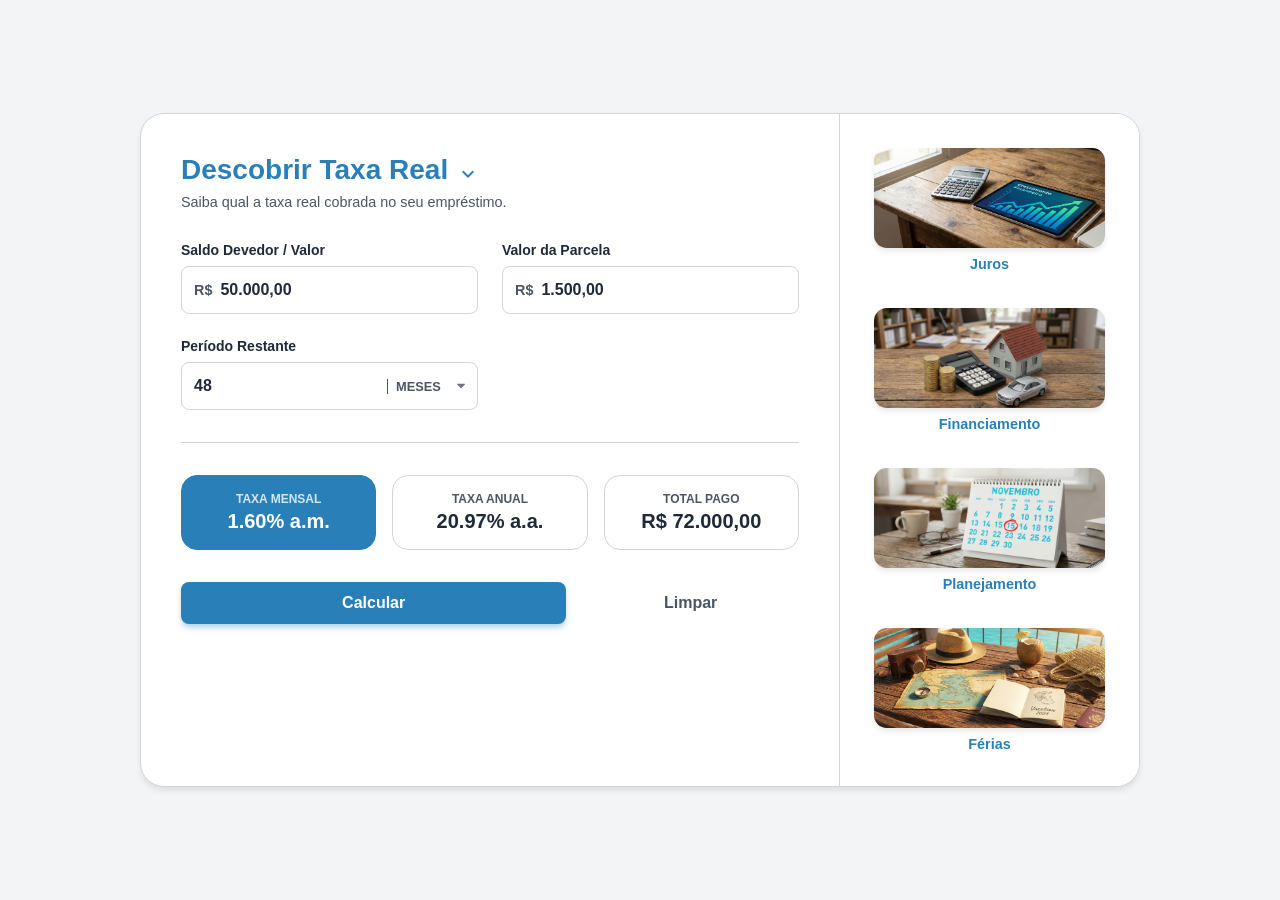
<file: frontend/calculadoras/Financiamento/index-calcFinanciamento.html>
<!DOCTYPE html>
<html lang="pt-BR">
<head>
    <meta charset="UTF-8">
    <meta name="viewport" content="width=device-width, initial-scale=1.0">
    <title>Calculadora Financiamento</title>
    
    <link rel="stylesheet" href="style-calcFinanciamento.css">
    <link href="https://fonts.googleapis.com/icon?family=Material+Icons" rel="stylesheet">
</head>
<body>

    <div class="calc-wrapper">
        
        <main class="calc-main">
            
            <header class="calc-header relative">
                <div class="title-wrapper" onclick="toggleMenu()">
                    <h2 id="titulo-func">Descobrir Taxa Real</h2>
                    <span class="material-icons arrow-icon">expand_more</span>
                </div>
                <p id="desc-func">Saiba qual a taxa real cobrada no seu financiamento.</p>

                <div id="menu-modos" class="dropdown-menu hidden">
                    <div class="dropdown-item" onclick="mudarModo('taxa')">
                        <strong>Descobrir Taxa Real</strong>
                        <small>Tenho a parcela e o valor, quero a taxa.</small>
                    </div>
                    <div class="dropdown-item" onclick="mudarModo('parcela')">
                        <strong>Simular Parcela</strong>
                        <small>Tenho a taxa e o valor, quero a parcela.</small>
                    </div>
                    <div class="dropdown-item" onclick="mudarModo('valor')">
                        <strong>Descobrir Valor Financiado</strong>
                        <small>Tenho a parcela e a taxa, quanto posso financiar?</small>
                    </div>
                    <div class="dropdown-item" onclick="mudarModo('amortizacao')">
                        <strong>Tabela de Amortização</strong>
                        <small>Gerar tabela de amortização do financiamento.</small>
                    </div>
                </div>
            </header>

            <form class="inputs-grid" onsubmit="return false;">
                
                <div class="input-group" id="group-valor">
                    <label for="val-inicial">Saldo Devedor / Valor</label>
                    <div class="input-wrapper">
                        <span class="currency">R$</span>
                        <input type="text" id="val-inicial" value="50.000,00">
                    </div>
                </div>

                <div class="input-group" id="group-parcela">
                    <label for="val-mensal">Valor da Parcela</label>
                    <div class="input-wrapper">
                        <span class="currency">R$</span>
                        <input type="text" id="val-mensal" value="1.500,00">
                    </div>
                </div>

                <div class="input-group" id="group-taxa">
                    <label for="val-taxa">Taxa de Juros</label>
                    <div class="input-wrapper compound">
                        <span class="prefix">%</span>
                        <input type="text" id="val-taxa" value="1,50">
                        <select id="tipo-taxa-input" class="suffix-select">
                            <option value="mensal" selected>Mensal</option>
                            <option value="anual">Anual</option>
                        </select>
                    </div>
                </div>

                <div class="input-group" id="group-periodo">
                    <label for="val-periodo">Período Restante</label>
                    <div class="input-wrapper compound">
                        <input type="text" id="val-periodo" value="48">
                        <select id="tipo-periodo" class="suffix-select">
                            <option value="meses" selected>Meses</option>
                            <option value="anos">Anos</option>
                        </select>
                    </div>
                </div>

                <div class="input-group" id="group-amortizacao-valor" style="display: none;">
                    <label for="val-amortizacao-valor">Valor a Amortizar</label>
                    <div class="input-wrapper">
                        <span class="currency">R$</span>
                        <input type="text" id="val-amortizacao-valor" value="5.000,00">
                    </div>
                </div>

                <div class="input-group" id="group-amortizacao" style="display: none;">
                    <label for="tipo-amortizacao">O que reduzir?</label>
                    <div class="input-wrapper">
                        <select id="tipo-amortizacao" class="suffix-select">
                            <option value="prazo" selected>Reduzir Prazo</option>
                            <option value="parcela">Reduzir Parcela</option>
                        </select>
                    </div>
                </div>
            </form>

            <div class="divider"></div>

            <div class="results-container">
                <div class="result-card highlight" id="card-res-1">
                    <span class="res-label" id="label-res-1">Taxa Mensal</span>
                    <span id="res-1" class="res-value">---</span>
                </div>
                <div class="result-card" id="card-res-2">
                    <span class="res-label" id="label-res-2">Taxa Anual</span>
                    <span id="res-2" class="res-value">---</span>
                </div>
                <div class="result-card" id="card-total">
                    <span class="res-label">Total Pago</span>
                    <span id="res-total" class="res-value">---</span>
                </div>
            </div>
          
            <div class="actions">
                <button id="btn-calcular" class="btn btn-primary">Calcular</button>
                <button id="btn-limpar" class="btn btn-secondary">Limpar</button>
            </div>
        </main>

        <aside class="calc-sidebar">
            <div class="sidebar-item" onclick="window.location.href='../jurosCompostos/index-calcJurosComposto.html'">
                <div class="img-box">
                    <img src="../../imgs/JurosCompostos.png" alt="Juros Compostos">
                </div>
                <span>Juros</span>
            </div>

            <div class="sidebar-item active-item">
                <div class="img-box">
                    <img src="../../imgs/Financiamento.png" alt="Financiamento">
                </div>
                <span>Financiamento</span>
            </div>

            <div class="sidebar-item" onclick="window.location.href='../Planejamento/index-calcPlanejamento.html'">
                <div class="img-box">
                    <img src="../../imgs/calendario.png" alt="Planejamento">
                </div>
                <span>Planejamento</span>
            </div>
            
            <div class="sidebar-item" onclick="alert('Funcionalidade em desenvolvimento!')">
                <div class="img-box">
                    <img src="../../imgs/Ferias.png" alt="Ferias">
                </div>
                <span>Férias</span>
            </div>
        </aside>

    </div>

    <script src="../../utils.js"></script>
    <script src="api-calcFinanciamento.js"></script>
    <script src="script-calcFinanciamento.js"></script>
    
<script>
        // --- LÓGICA UNIVERSAL DE TEMA ---
        
        function carregarTema() {
            // 1. Tenta pegar do localStorage (compartilhado com o dashboard)
            const temaSalvo = localStorage.getItem('theme');
            const preferenciaSistema = window.matchMedia && window.matchMedia('(prefers-color-scheme: dark)').matches;

            if (temaSalvo === 'dark' || (!temaSalvo && preferenciaSistema)) {
                document.documentElement.classList.add('dark');
            } else {
                document.documentElement.classList.remove('dark');
            }
        }

        // Executa imediatamente ao abrir o iframe
        carregarTema();

        // 2. OUVINTE DE EVENTOS: Escuta o Dashboard mandar mudar o tema em tempo real
        window.addEventListener('message', (event) => {
            if (event.data === 'set-dark') {
                document.documentElement.classList.add('dark');
                localStorage.setItem('theme', 'dark'); // Garante sincronia
            } else if (event.data === 'set-light') {
                document.documentElement.classList.remove('dark');
                localStorage.setItem('theme', 'light');
            }
        });
    </script>
</body>
</html>
</file>
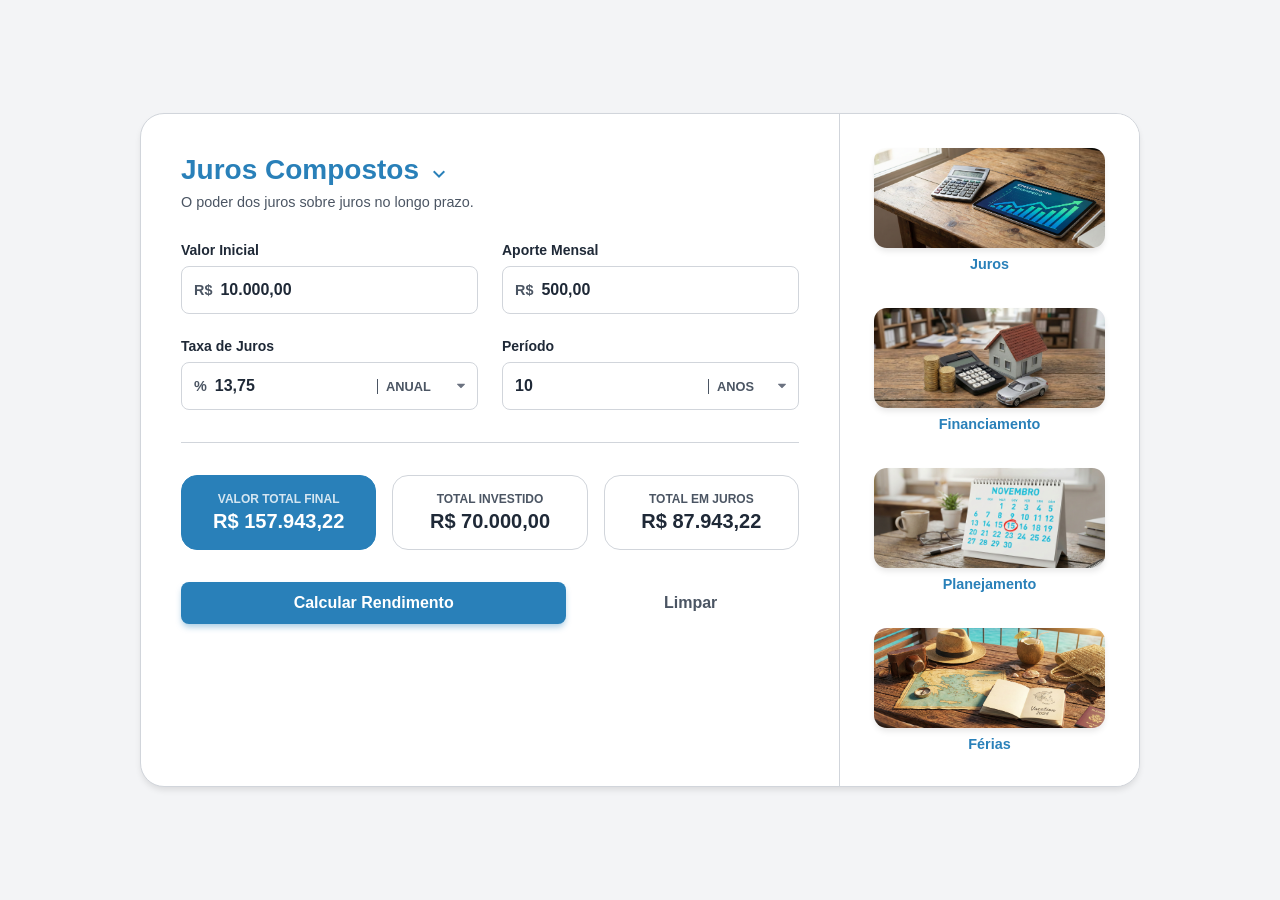
<file: frontend/calculadoras/jurosCompostos/index-calcJurosComposto.html>
<!DOCTYPE html>
<html lang="pt-BR">
<head>
    <meta charset="UTF-8">
    <meta name="viewport" content="width=device-width, initial-scale=1.0">
    <title>Calculadora Juros Compostos</title>
    <link rel="stylesheet" href="style-calcJurosComposto.css">
    <link href="https://fonts.googleapis.com/icon?family=Material+Icons" rel="stylesheet">
</head>
<body>

    <div class="calc-wrapper">
        
        <main class="calc-main">
            
            <header class="calc-header relative">
                <div class="title-wrapper" onclick="toggleMenu()">
                    <h2 id="titulo-func">Simular Juros Composto</h2>
                    <span class="material-icons arrow-icon">expand_more</span>
                </div>
                <p id="desc-func">Planeje seu futuro com juros compostos.</p>

                <div id="menu-modos" class="dropdown-menu hidden">
                    <div class="dropdown-item" onclick="mudarModo('composto')">
                        <strong>Juros Compostos</strong>
                        <small>Juros sobre juros (Padrão).</small>
                    </div>
                    
                    <div class="dropdown-item" onclick="mudarModo('simples')">
                        <strong>Juros Simples</strong>
                        <small>Rendimento linear (Ideal para curto prazo).</small>
                    </div>
                </div>
            </header>

            <form class="inputs-grid" onsubmit="return false;">
                
                <div class="input-group" id="group-valor">
                    <label for="val-inicial">Valor Inicial</label>
                    <div class="input-wrapper">
                        <span class="currency">R$</span>
                        <input type="text" id="val-inicial" value="10.000,00">
                    </div>
                </div>

                <div class="input-group" id="group-parcela">
                    <label for="val-mensal">Aporte Mensal</label>
                    <div class="input-wrapper">
                        <span class="currency">R$</span>
                        <input type="text" id="val-mensal" value="500,00">
                    </div>
                </div>

                <div class="input-group" id="group-taxa">
                    <label for="val-taxa">Taxa de Juros</label>
                    <div class="input-wrapper compound">
                        <span class="prefix">%</span>
                        <input type="text" id="val-taxa" value="13,75">
                        
                        <select id="tipo-taxa" class="suffix-select">
                            <option value="anual" selected>Anual</option>
                            <option value="mensal">Mensal</option>
                        </select>
                    </div>
                </div>

                <div class="input-group" id="group-periodo">
                    <label for="val-periodo">Período</label>
                    <div class="input-wrapper compound">
                        <input type="text" id="val-periodo" value="10"> 
                        <select id="tipo-periodo" class="suffix-select">
                            <option value="anos" selected>Anos</option>
                            <option value="meses">Meses</option>
                        </select>
                    </div>
                </div>
            </form>

            <div class="divider"></div>

            <div class="results-container">
                <div class="result-card highlight">
                    <span class="res-label">Valor Total Final</span>
                    <span id="res-total" class="res-value">R$ ---</span>
                </div>
                <div class="result-card">
                    <span class="res-label">Total Investido</span>
                    <span id="res-investido" class="res-value">R$ ---</span>
                </div>
                <div class="result-card">
                    <span class="res-label">Total em Juros</span>
                    <span id="res-juros" class="res-value">R$ ---</span>
                </div>
            </div>

            <div class="actions">
                <button id="btn-calcular" class="btn btn-primary">Calcular Rendimento</button>
                <button id="btn-limpar" class="btn btn-secondary">Limpar</button>
            </div>
        </main>

        <aside class="calc-sidebar">
            <div class="sidebar-item active-item">
                <div class="img-box">
                    <img src="../../imgs/JurosCompostos.png" alt="Juros Compostos">
                </div>
                <span>Juros</span>
            </div>

            <div class="sidebar-item" onclick="window.location.href='../Financiamento/index-calcFinanciamento.html'">
                <div class="img-box">
                    <img src="../../imgs/Financiamento.png" alt="Financiamento">
                </div>
                <span>Financiamento</span>
            </div>

            <div class="sidebar-item" onclick="window.location.href='../Planejamento/index-calcPlanejamento.html'">
                <div class="img-box">
                    <img src="../../imgs/calendario.png" alt="Planejamento">
                </div>
                <span>Planejamento</span>
            </div>
            
            <div class="sidebar-item" onclick="alert('Funcionalidade em desenvolvimento!')">
                <div class="img-box">
                    <img src="../../imgs/Ferias.png" alt="Ferias">
                </div>
                <span>Férias</span>
            </div>
        </aside>

    </div>

    <script src="../../utils.js"></script>
    <script src="api-calcJurosCompostos.js"></script>
    <script src="script-calcJurosComposto.js"></script>
    
<script>
        // --- LÓGICA UNIVERSAL DE TEMA ---
        
        function carregarTema() {
            // 1. Tenta pegar do localStorage (compartilhado com o dashboard)
            const temaSalvo = localStorage.getItem('theme');
            const preferenciaSistema = window.matchMedia && window.matchMedia('(prefers-color-scheme: dark)').matches;

            if (temaSalvo === 'dark' || (!temaSalvo && preferenciaSistema)) {
                document.documentElement.classList.add('dark');
            } else {
                document.documentElement.classList.remove('dark');
            }
        }

        // Executa imediatamente ao abrir o iframe
        carregarTema();

        // 2. OUVINTE DE EVENTOS: Escuta o Dashboard mandar mudar o tema em tempo real
        window.addEventListener('message', (event) => {
            if (event.data === 'set-dark') {
                document.documentElement.classList.add('dark');
                localStorage.setItem('theme', 'dark'); // Garante sincronia
            } else if (event.data === 'set-light') {
                document.documentElement.classList.remove('dark');
                localStorage.setItem('theme', 'light');
            }
        });
    </script>
</body>
</html>
</file>
<file: frontend/calculadoras/Financiamento/style-calcFinanciamento.css>
/* --- 1. VARIÁVEIS (Design System do Dashboard) --- */
/* ... MANTENHA TODO O CSS ANTERIOR ATÉ A LINHA 110 (suffix) ... */

.suffix { 
    margin-left: 0.5rem; 
    padding-left: 0.5rem; 
    border-left: 1px solid var(--text-secondary); 
    font-size: 0.8rem;
    text-transform: uppercase;
}

/* --- NOVO ESTILO PARA OS DROPDOWNS --- */
.suffix-select {
    margin-left: 0.5rem;
    padding-left: 0.5rem;
    border: none;
    border-left: 1px solid var(--text-secondary);
    background-color: transparent;
    color: var(--text-secondary);
    font-size: 0.8rem;
    font-weight: 700;
    text-transform: uppercase;
    cursor: pointer;
    outline: none;
    appearance: none; /* Remove a seta padrão em alguns navegadores para ficar mais limpo, ou deixe se preferir */
    -webkit-appearance: none;
    -moz-appearance: none;
    
    /* Recolocando uma seta customizada pequena ou apenas texto */
    background-image: url("data:image/svg+xml;charset=US-ASCII,%3Csvg%20xmlns%3D%22http%3A%2F%2Fwww.w3.org%2F2000%2Fsvg%22%20width%3D%22292.4%22%20height%3D%22292.4%22%3E%3Cpath%20fill%3D%22%236b7280%22%20d%3D%22M287%2069.4a17.6%2017.6%200%200%200-13-5.4H18.4c-5%200-9.3%201.8-12.9%205.4A17.6%2017.6%200%200%200%200%2082.2c0%205%201.8%209.3%205.4%2012.9l128%20127.9c3.6%203.6%207.8%205.4%2012.8%205.4s9.2-1.8%2012.8-5.4L287%2095c3.5-3.5%205.4-7.8%205.4-12.8%200-5-1.9-9.2-5.5-12.8z%22%2F%3E%3C%2Fsvg%3E");
    background-repeat: no-repeat;
    background-position: right 0 center;
    background-size: 0.65em;
    padding-right: 1.5rem;
}

.suffix-select:hover {
    color: var(--brand-blue);
    background-image: url("data:image/svg+xml;charset=US-ASCII,%3Csvg%20xmlns%3D%22http%3A%2F%2Fwww.w3.org%2F2000%2Fsvg%22%20width%3D%22292.4%22%20height%3D%22292.4%22%3E%3Cpath%20fill%3D%22%232980b9%22%20d%3D%22M287%2069.4a17.6%2017.6%200%200%200-13-5.4H18.4c-5%200-9.3%201.8-12.9%205.4A17.6%2017.6%200%200%200%200%2082.2c0%205%201.8%209.3%205.4%2012.9l128%20127.9c3.6%203.6%207.8%205.4%2012.8%205.4s9.2-1.8%2012.8-5.4L287%2095c3.5-3.5%205.4-7.8%205.4-12.8%200-5-1.9-9.2-5.5-12.8z%22%2F%3E%3C%2Fsvg%3E");
}

html.dark .suffix-select {
    color: var(--text-secondary);
    /* Ajuste para ícone branco/cinza no dark mode se necessário, mas o cinza atual funciona bem */
}

/* Estilo base das opções (Light Mode) */
.suffix-select option {
    background-color: var(--bg-card);
    color: var(--text-primary);
    padding: 10px; /* Funciona no Firefox, ignorado em alguns navegadores */
    font-size: 1rem;
}

/* Estilo específico para Dark Mode */
html.dark .suffix-select option {
    background-color: var(--bg-input); /* Fundo cinza escuro */
    color: var(--text-primary);        /* Texto claro */
}

/* Remove a borda azul de foco padrão (outline) se ainda estiver aparecendo */
.suffix-select:focus {
    outline: none;
    box-shadow: none; /* Remove sombras indesejadas */
}

:root {
    /* Light Mode */
    --bg-body: #f3f4f6;
    --bg-card: #ffffff;
    --bg-input: #ffffff;
    --text-primary: #1f2937;
    --text-secondary: #4b5563;
    --brand-blue: #2980b9;
    --brand-hover: #1c6ea4;
    --border-color: #d1d5db;
    --highlight-bg: #eff6ff;
    
    --shadow: 0 4px 6px -1px rgba(0, 0, 0, 0.1);
}

html.dark {
    /* Dark Mode */
    --bg-body: #111827;
    --bg-card: #1f2937;
    --bg-input: #374151;
    --text-primary: #f9fafb;
    --text-secondary: #d1d5db;
    --brand-blue: #48C7F5;
    --brand-hover: #3baedb;
    --border-color: #4b5563;
    --highlight-bg: #374151;
}

/* --- 2. RESET & LAYOUT --- */
* { margin: 0; padding: 0; box-sizing: border-box; font-family: 'Segoe UI', sans-serif; }

body {
    background-color: var(--bg-body);
    color: var(--text-primary);
    min-height: 100vh;
    display: flex;
    justify-content: center;
    align-items: center;
    padding: 1rem;
    transition: background-color 0.3s, color 0.3s;
}

/* Container Principal (Card Gigante) */
.calc-wrapper {
    width: 100%;
    max-width: 1000px;
    background-color: var(--bg-card);
    border-radius: 1.5rem;
    box-shadow: var(--shadow);
    display: flex;
    overflow: hidden;
    border: 1px solid var(--border-color);
}

/* --- 3. ÁREA PRINCIPAL (ESQUERDA) --- */
.calc-main {
    flex: 1;
    padding: 2.5rem;
    display: flex;
    flex-direction: column;
    gap: 2rem;
}

.calc-header h2 { color: var(--brand-blue); font-size: 1.75rem; margin-bottom: 0.5rem; }
.calc-header p { color: var(--text-secondary); font-size: 0.9rem; }

/* Grid de Inputs */
.inputs-grid {
    display: grid;
    grid-template-columns: 1fr 1fr;
    gap: 1.5rem;
}

.input-group label {
    display: block;
    font-size: 0.875rem;
    font-weight: 600;
    margin-bottom: 0.5rem;
    color: var(--text-primary);
}

.input-wrapper {
    display: flex;
    align-items: center;
    background-color: var(--bg-input);
    border: 1px solid var(--border-color);
    border-radius: 0.5rem;
    padding: 0 0.75rem;
    height: 3rem;
    transition: border-color 0.2s;
}

.input-wrapper:focus-within {
    border-color: var(--brand-blue);
    outline: 2px solid rgba(41, 128, 185, 0.2);
}

.input-wrapper input {
    flex: 1;
    background: transparent;
    border: none;
    outline: none;
    font-size: 1rem;
    font-weight: 700;
    color: var(--text-primary);
    width: 100%;
}

.currency, .prefix, .suffix {
    font-weight: 600;
    color: var(--text-secondary);
    font-size: 0.9rem;
}

.currency { margin-right: 0.5rem; }
.prefix { margin-right: 0.5rem; }
.suffix { 
    margin-left: 0.5rem; 
    padding-left: 0.5rem; 
    border-left: 1px solid var(--text-secondary); 
    font-size: 0.8rem;
    text-transform: uppercase;
}

/* Divisória */
.divider { height: 1px; background-color: var(--border-color); width: 100%; }

/* Resultados */
.results-container {
    display: grid;
    grid-template-columns: repeat(3, 1fr);
    gap: 1rem;
}

.result-card {
    background-color: var(--bg-input);
    padding: 1rem;
    border-radius: 1rem;
    text-align: center;
    border: 1px solid var(--border-color);
}

.result-card.highlight {
    background-color: var(--brand-blue);
    border-color: var(--brand-blue);
}

.result-card.highlight .res-label { color: rgba(255,255,255,0.8); }
.result-card.highlight .res-value { color: #fff; }

.res-label { display: block; font-size: 0.75rem; text-transform: uppercase; font-weight: 700; color: var(--text-secondary); margin-bottom: 0.25rem; }
.res-value { font-size: 1.25rem; font-weight: 900; color: var(--text-primary); }

/* Botões */
.actions { display: flex; gap: 1rem; align-items: center; }

.btn {
    padding: 0.75rem 1.5rem;
    border-radius: 0.5rem;
    font-weight: 700;
    cursor: pointer;
    transition: all 0.2s;
    font-size: 1rem;
    border: none;
}

.btn-primary {
    background-color: var(--brand-blue);
    color: #fff;
    flex: 2;
    box-shadow: 0 4px 6px -1px rgba(41, 128, 185, 0.4);
}
.btn-primary:hover { background-color: var(--brand-hover); transform: translateY(-1px); }

.btn-secondary {
    background: transparent;
    color: var(--text-secondary);
    flex: 1;
}
.btn-secondary:hover { color: #ef4444; background-color: rgba(239, 68, 68, 0.1); }

/* --- 4. SIDEBAR VISUAL (DIREITA) --- */
.calc-sidebar {
    width: 300px;
    background-color: var(--bg-input);
    padding: 1.5rem;
    display: flex;
    flex-direction: column;
    gap: 1rem; /* Reduzi o espaçamento entre itens */
    border-left: 1px solid var(--border-color);
    
    /* Garante que, se a tela for pequena na altura, apareça barra de rolagem */
    max-height: 100vh;
    overflow-y: auto; 
}

.sidebar-item {
    cursor: pointer;
    transition: transform 0.2s, background-color 0.2s;
    padding: 10px;
    border-radius: 12px;
}

.sidebar-item:hover { 
    transform: scale(1.02); 
    background-color: rgba(0,0,0,0.03); /* Leve destaque ao passar o mouse */
}

.img-box {
    width: 100%;
    height: 100px; /* REDUZIDO de 120px para 100px para caber os 4 itens */
    border-radius: 0.8rem;
    overflow: hidden;
    margin-bottom: 0.5rem;
    box-shadow: var(--shadow);
}

.img-box img { width: 100%; height: 100%; object-fit: cover; }
.sidebar-item span { font-weight: 700; color: var(--brand-blue); display: block; text-align: center; font-size: 0.9rem; }

/* --- 5. RESPONSIVIDADE --- */
@media (max-width: 768px) {
    .calc-wrapper { 
        flex-direction: column; 
        height: auto; 
        border-radius: 0; 
        border: none; 
        box-shadow: none; 
        padding-bottom: 80px; /* Espaço para não cobrir conteúdo se menu for fixo */
    }

    .calc-main { padding: 1rem; }

    /* Transforma a Sidebar em Menu Horizontal no Mobile */
    .calc-sidebar {
        display: flex; 
        flex-direction: row; /* Itens lado a lado */
        width: 100%;
        height: auto;
        overflow-x: auto; /* Rolagem lateral se não couber */
        padding: 10px;
        border-left: none;
        border-top: 1px solid var(--border-color);
        background-color: var(--bg-card);
        gap: 10px;
        
        /* Opcional: Fixar no fundo da tela como um app */
        /* position: fixed; bottom: 0; left: 0; z-index: 100; box-shadow: 0 -2px 10px rgba(0,0,0,0.1); */
    }

    .sidebar-item {
        min-width: 80px; /* Tamanho mínimo do ícone */
        flex: 1;
        display: flex;
        flex-direction: column;
        align-items: center;
        padding: 5px;
    }

    .img-box {
        height: 50px; /* Imagens bem menores no celular */
        width: 50px;
        margin-bottom: 5px;
        border-radius: 8px;
    }

    .sidebar-item span {
        font-size: 0.7rem; /* Texto menor */
        line-height: 1.1;
    }
}

/* --- CABEÇALHO INTERATIVO --- */
.calc-header.relative {
    position: relative; /* Para o menu absoluto se posicionar aqui */
}

.title-wrapper {
    display: inline-flex;
    align-items: center;
    gap: 8px;
    cursor: pointer;
    user-select: none;
    transition: opacity 0.2s;
}

.title-wrapper:hover {
    opacity: 0.8;
}

.arrow-icon {
    font-size: 1.5rem;
    color: var(--brand-blue);
    transition: transform 0.3s;
}

/* Gira a seta quando o menu está aberto (será ativado via JS) */
.menu-open .arrow-icon {
    transform: rotate(180deg);
}

/* --- MENU DROPDOWN --- */
.dropdown-menu {
    position: absolute;
    top: 100%;
    left: 0;
    width: 300px;
    background-color: var(--bg-card);
    border: 1px solid var(--border-color);
    border-radius: 0.75rem;
    box-shadow: 0 10px 15px -3px rgba(0, 0, 0, 0.1), 0 4px 6px -2px rgba(0, 0, 0, 0.05);
    z-index: 50;
    overflow: hidden;
    margin-top: 0.5rem;
}

.dropdown-menu.hidden {
    display: none;
}

.dropdown-item {
    padding: 1rem;
    border-bottom: 1px solid var(--border-color);
    cursor: pointer;
    transition: background-color 0.2s;
}

.dropdown-item:last-child {
    border-bottom: none;
}

.dropdown-item:hover {
    background-color: var(--highlight-bg);
}

.dropdown-item strong {
    display: block;
    color: var(--brand-blue);
    font-size: 0.95rem;
    margin-bottom: 0.2rem;
}

.dropdown-item small {
    display: block;
    color: var(--text-secondary);
    font-size: 0.8rem;
    line-height: 1.3;
}
</file>
<file: frontend/calculadoras/jurosCompostos/style-calcJurosComposto.css>
/* --- 1. VARIÁVEIS (Design System do Dashboard) --- */
/* ... MANTENHA TODO O CSS ANTERIOR ATÉ A LINHA 110 (suffix) ... */

.suffix { 
    margin-left: 0.5rem; 
    padding-left: 0.5rem; 
    border-left: 1px solid var(--text-secondary); 
    font-size: 0.8rem;
    text-transform: uppercase;
}

/* --- NOVO ESTILO PARA OS DROPDOWNS --- */
.suffix-select {
    margin-left: 0.5rem;
    padding-left: 0.5rem;
    border: none;
    border-left: 1px solid var(--text-secondary);
    background-color: transparent;
    color: var(--text-secondary);
    font-size: 0.8rem;
    font-weight: 700;
    text-transform: uppercase;
    cursor: pointer;
    outline: none;
    appearance: none; /* Remove a seta padrão em alguns navegadores para ficar mais limpo, ou deixe se preferir */
    -webkit-appearance: none;
    -moz-appearance: none;
    
    /* Recolocando uma seta customizada pequena ou apenas texto */
    background-image: url("data:image/svg+xml;charset=US-ASCII,%3Csvg%20xmlns%3D%22http%3A%2F%2Fwww.w3.org%2F2000%2Fsvg%22%20width%3D%22292.4%22%20height%3D%22292.4%22%3E%3Cpath%20fill%3D%22%236b7280%22%20d%3D%22M287%2069.4a17.6%2017.6%200%200%200-13-5.4H18.4c-5%200-9.3%201.8-12.9%205.4A17.6%2017.6%200%200%200%200%2082.2c0%205%201.8%209.3%205.4%2012.9l128%20127.9c3.6%203.6%207.8%205.4%2012.8%205.4s9.2-1.8%2012.8-5.4L287%2095c3.5-3.5%205.4-7.8%205.4-12.8%200-5-1.9-9.2-5.5-12.8z%22%2F%3E%3C%2Fsvg%3E");
    background-repeat: no-repeat;
    background-position: right 0 center;
    background-size: 0.65em;
    padding-right: 1.5rem;
}

.suffix-select:hover {
    color: var(--brand-blue);
    background-image: url("data:image/svg+xml;charset=US-ASCII,%3Csvg%20xmlns%3D%22http%3A%2F%2Fwww.w3.org%2F2000%2Fsvg%22%20width%3D%22292.4%22%20height%3D%22292.4%22%3E%3Cpath%20fill%3D%22%232980b9%22%20d%3D%22M287%2069.4a17.6%2017.6%200%200%200-13-5.4H18.4c-5%200-9.3%201.8-12.9%205.4A17.6%2017.6%200%200%200%200%2082.2c0%205%201.8%209.3%205.4%2012.9l128%20127.9c3.6%203.6%207.8%205.4%2012.8%205.4s9.2-1.8%2012.8-5.4L287%2095c3.5-3.5%205.4-7.8%205.4-12.8%200-5-1.9-9.2-5.5-12.8z%22%2F%3E%3C%2Fsvg%3E");
}

html.dark .suffix-select {
    color: var(--text-secondary);
    /* Ajuste para ícone branco/cinza no dark mode se necessário, mas o cinza atual funciona bem */
}

/* Estilo base das opções (Light Mode) */
.suffix-select option {
    background-color: var(--bg-card);
    color: var(--text-primary);
    padding: 10px; /* Funciona no Firefox, ignorado em alguns navegadores */
    font-size: 1rem;
}

/* Estilo específico para Dark Mode */
html.dark .suffix-select option {
    background-color: var(--bg-input); /* Fundo cinza escuro */
    color: var(--text-primary);        /* Texto claro */
}

/* Remove a borda azul de foco padrão (outline) se ainda estiver aparecendo */
.suffix-select:focus {
    outline: none;
    box-shadow: none; /* Remove sombras indesejadas */
}

:root {
    /* Light Mode */
    --bg-body: #f3f4f6;
    --bg-card: #ffffff;
    --bg-input: #ffffff;
    --text-primary: #1f2937;
    --text-secondary: #4b5563;
    --brand-blue: #2980b9;
    --brand-hover: #1c6ea4;
    --border-color: #d1d5db;
    --highlight-bg: #eff6ff;
    
    --shadow: 0 4px 6px -1px rgba(0, 0, 0, 0.1);
}

html.dark {
    /* Dark Mode */
    --bg-body: #111827;
    --bg-card: #1f2937;
    --bg-input: #374151;
    --text-primary: #f9fafb;
    --text-secondary: #d1d5db;
    --brand-blue: #48C7F5;
    --brand-hover: #3baedb;
    --border-color: #4b5563;
    --highlight-bg: #374151;
}

/* --- 2. RESET & LAYOUT --- */
* { margin: 0; padding: 0; box-sizing: border-box; font-family: 'Segoe UI', sans-serif; }

body {
    background-color: var(--bg-body);
    color: var(--text-primary);
    min-height: 100vh;
    display: flex;
    justify-content: center;
    align-items: center;
    padding: 1rem;
    transition: background-color 0.3s, color 0.3s;
}

/* Container Principal (Card Gigante) */
.calc-wrapper {
    width: 100%;
    max-width: 1000px;
    background-color: var(--bg-card);
    border-radius: 1.5rem;
    box-shadow: var(--shadow);
    display: flex;
    overflow: hidden;
    border: 1px solid var(--border-color);
}

/* --- 3. ÁREA PRINCIPAL (ESQUERDA) --- */
.calc-main {
    flex: 1;
    padding: 2.5rem;
    display: flex;
    flex-direction: column;
    gap: 2rem;
}

.calc-header h2 { color: var(--brand-blue); font-size: 1.75rem; margin-bottom: 0.5rem; }
.calc-header p { color: var(--text-secondary); font-size: 0.9rem; }

/* Grid de Inputs */
.inputs-grid {
    display: grid;
    grid-template-columns: 1fr 1fr;
    gap: 1.5rem;
}

.input-group label {
    display: block;
    font-size: 0.875rem;
    font-weight: 600;
    margin-bottom: 0.5rem;
    color: var(--text-primary);
}

.input-wrapper {
    display: flex;
    align-items: center;
    background-color: var(--bg-input);
    border: 1px solid var(--border-color);
    border-radius: 0.5rem;
    padding: 0 0.75rem;
    height: 3rem;
    transition: border-color 0.2s;
}

.input-wrapper:focus-within {
    border-color: var(--brand-blue);
    outline: 2px solid rgba(41, 128, 185, 0.2);
}

.input-wrapper input {
    flex: 1;
    background: transparent;
    border: none;
    outline: none;
    font-size: 1rem;
    font-weight: 700;
    color: var(--text-primary);
    width: 100%;
}

.currency, .prefix, .suffix {
    font-weight: 600;
    color: var(--text-secondary);
    font-size: 0.9rem;
}

.currency { margin-right: 0.5rem; }
.prefix { margin-right: 0.5rem; }
.suffix { 
    margin-left: 0.5rem; 
    padding-left: 0.5rem; 
    border-left: 1px solid var(--text-secondary); 
    font-size: 0.8rem;
    text-transform: uppercase;
}

/* Divisória */
.divider { height: 1px; background-color: var(--border-color); width: 100%; }

/* Resultados */
.results-container {
    display: grid;
    grid-template-columns: repeat(3, 1fr);
    gap: 1rem;
}

.result-card {
    background-color: var(--bg-input);
    padding: 1rem;
    border-radius: 1rem;
    text-align: center;
    border: 1px solid var(--border-color);
}

.result-card.highlight {
    background-color: var(--brand-blue);
    border-color: var(--brand-blue);
}

.result-card.highlight .res-label { color: rgba(255,255,255,0.8); }
.result-card.highlight .res-value { color: #fff; }

.res-label { display: block; font-size: 0.75rem; text-transform: uppercase; font-weight: 700; color: var(--text-secondary); margin-bottom: 0.25rem; }
.res-value { font-size: 1.25rem; font-weight: 900; color: var(--text-primary); }

/* Botões */
.actions { display: flex; gap: 1rem; align-items: center; }

.btn {
    padding: 0.75rem 1.5rem;
    border-radius: 0.5rem;
    font-weight: 700;
    cursor: pointer;
    transition: all 0.2s;
    font-size: 1rem;
    border: none;
}

.btn-primary {
    background-color: var(--brand-blue);
    color: #fff;
    flex: 2;
    box-shadow: 0 4px 6px -1px rgba(41, 128, 185, 0.4);
}
.btn-primary:hover { background-color: var(--brand-hover); transform: translateY(-1px); }

.btn-secondary {
    background: transparent;
    color: var(--text-secondary);
    flex: 1;
}
.btn-secondary:hover { color: #ef4444; background-color: rgba(239, 68, 68, 0.1); }

/* --- 4. SIDEBAR VISUAL (DIREITA) --- */
.calc-sidebar {
    width: 300px;
    background-color: var(--bg-input);
    padding: 1.5rem;
    display: flex;
    flex-direction: column;
    gap: 1rem; /* Reduzi o espaçamento entre itens */
    border-left: 1px solid var(--border-color);
    
    /* Garante que, se a tela for pequena na altura, apareça barra de rolagem */
    max-height: 100vh;
    overflow-y: auto; 
}

.sidebar-item {
    cursor: pointer;
    transition: transform 0.2s, background-color 0.2s;
    padding: 10px;
    border-radius: 12px;
}

.sidebar-item:hover { 
    transform: scale(1.02); 
    background-color: rgba(0,0,0,0.03); /* Leve destaque ao passar o mouse */
}

.img-box {
    width: 100%;
    height: 100px; /* REDUZIDO de 120px para 100px para caber os 4 itens */
    border-radius: 0.8rem;
    overflow: hidden;
    margin-bottom: 0.5rem;
    box-shadow: var(--shadow);
}

.img-box img { width: 100%; height: 100%; object-fit: cover; }
.sidebar-item span { font-weight: 700; color: var(--brand-blue); display: block; text-align: center; font-size: 0.9rem; }

/* --- 5. RESPONSIVIDADE --- */
@media (max-width: 768px) {
    .calc-wrapper { 
        flex-direction: column; 
        height: auto; 
        border-radius: 0; 
        border: none; 
        box-shadow: none; 
        padding-bottom: 80px; /* Espaço para não cobrir conteúdo se menu for fixo */
    }

    .calc-main { padding: 1rem; }

    /* Transforma a Sidebar em Menu Horizontal no Mobile */
    .calc-sidebar {
        display: flex; 
        flex-direction: row; /* Itens lado a lado */
        width: 100%;
        height: auto;
        overflow-x: auto; /* Rolagem lateral se não couber */
        padding: 10px;
        border-left: none;
        border-top: 1px solid var(--border-color);
        background-color: var(--bg-card);
        gap: 10px;
        
        /* Opcional: Fixar no fundo da tela como um app */
        /* position: fixed; bottom: 0; left: 0; z-index: 100; box-shadow: 0 -2px 10px rgba(0,0,0,0.1); */
    }

    .sidebar-item {
        min-width: 80px; /* Tamanho mínimo do ícone */
        flex: 1;
        display: flex;
        flex-direction: column;
        align-items: center;
        padding: 5px;
    }

    .img-box {
        height: 50px; /* Imagens bem menores no celular */
        width: 50px;
        margin-bottom: 5px;
        border-radius: 8px;
    }

    .sidebar-item span {
        font-size: 0.7rem; /* Texto menor */
        line-height: 1.1;
    }
}

.calc-header.relative {
    position: relative;
}

.title-wrapper {
    display: inline-flex;
    align-items: center;
    gap: 8px;
    cursor: pointer;
    user-select: none;
    transition: opacity 0.2s;
}

.title-wrapper:hover {
    opacity: 0.8;
}

.arrow-icon {
    font-size: 1.5rem;
    color: var(--brand-blue);
    transition: transform 0.3s;
}

/* Gira a seta quando o menu está aberto */
.menu-open .arrow-icon {
    transform: rotate(180deg);
}

/* O Menu Flutuante */
.dropdown-menu {
    position: absolute;
    top: 100%;
    left: 0;
    width: 300px;
    background-color: var(--bg-card);
    border: 1px solid var(--border-color);
    border-radius: 0.75rem;
    box-shadow: 0 10px 15px -3px rgba(0, 0, 0, 0.1), 0 4px 6px -2px rgba(0, 0, 0, 0.05);
    z-index: 50;
    overflow: hidden;
    margin-top: 0.5rem;
}

/* Classe essencial para esconder o menu */
.dropdown-menu.hidden {
    display: none;
}

.dropdown-item {
    padding: 1rem;
    border-bottom: 1px solid var(--border-color);
    cursor: pointer;
    transition: background-color 0.2s;
}

.dropdown-item:last-child {
    border-bottom: none;
}

.dropdown-item:hover {
    background-color: var(--highlight-bg);
}

.dropdown-item strong {
    display: block;
    color: var(--brand-blue);
    font-size: 0.95rem;
    margin-bottom: 0.2rem;
}

.dropdown-item small {
    display: block;
    color: var(--text-secondary);
    font-size: 0.8rem;
    line-height: 1.3;
}
</file>
